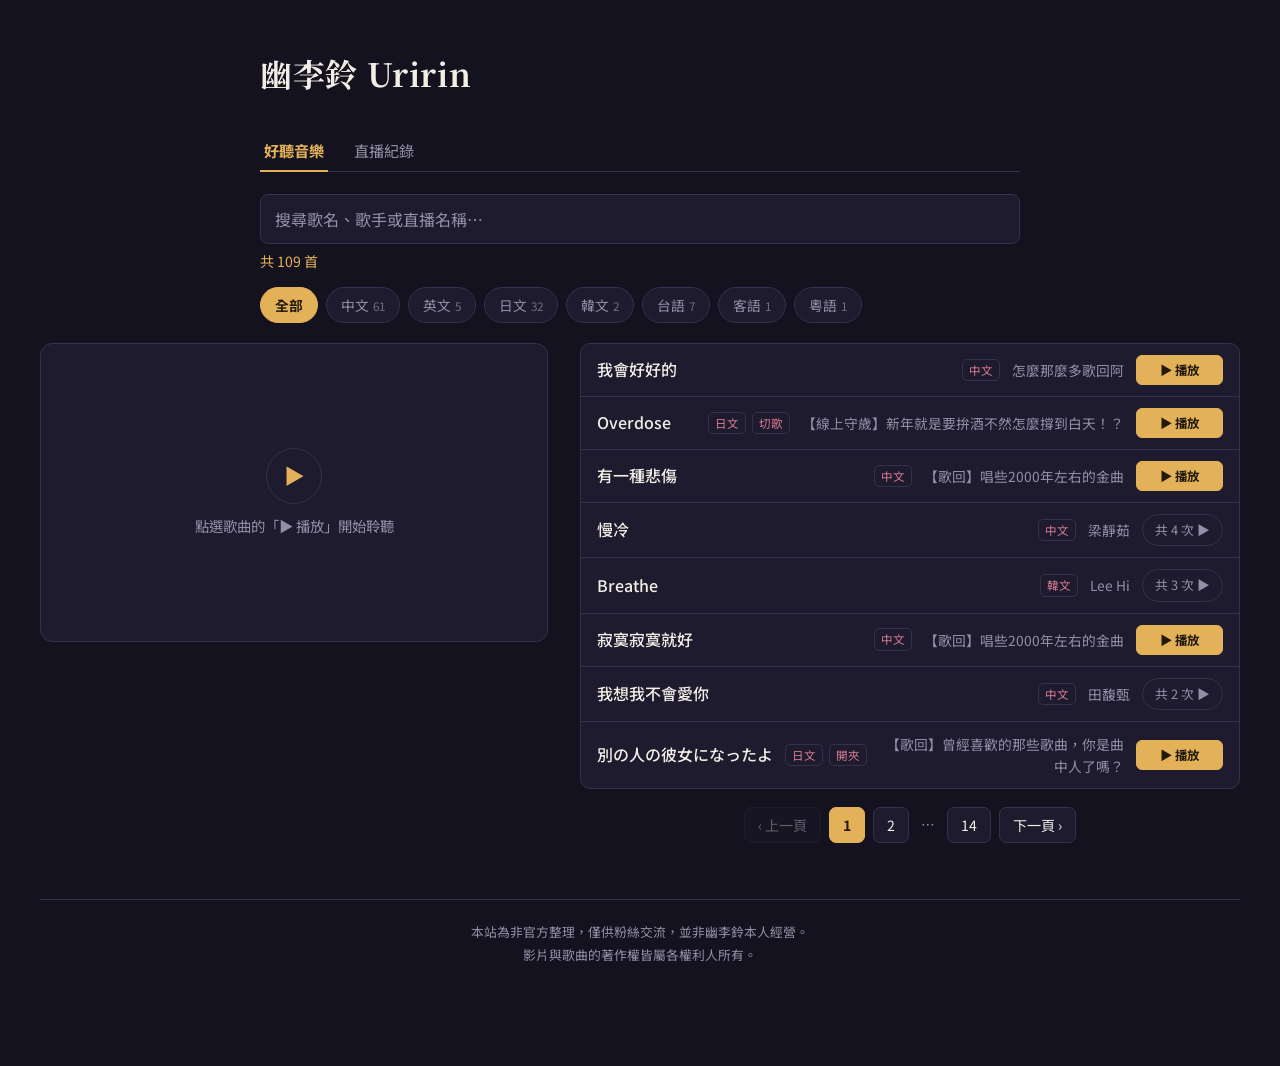
<file: index.html>
<!DOCTYPE html>
<html lang="zh-TW">
<head>
<!-- Google tag (gtag.js) -->
<script async src="https://www.googletagmanager.com/gtag/js?id=G-QP5S6ESL3K"></script>
<script src="ga.js"></script>
<meta charset="UTF-8">
<meta name="viewport" content="width=device-width, initial-scale=1.0">
<meta name="description" content="幽李鈴 Uririn 歌回與直播紀錄（非官方整理）：依語言、年份、月份查找唱過的歌，點了就能直接播放。">
<!-- 分享連結時的預覽卡片（Discord、LINE、X、Facebook 等會讀取這些設定） -->
<meta property="og:type" content="website">
<meta property="og:site_name" content="幽李鈴 Uririn">
<meta property="og:title" content="幽李鈴 Uririn">
<meta property="og:description" content="幽李鈴 Uririn 歌回與直播紀錄（非官方整理）：依語言、年份、月份查找唱過的歌，點了就能直接播放。">
<meta property="og:locale" content="zh_TW">
<meta name="twitter:card" content="summary">
<!--
	要加預覽圖片時：
	1. 準備一張 1200×630 的圖片（例如 og-image.png）上傳到 repo，跟 index.html 放在同一層
	2. 取消下面這行的註解，網址改成圖片的完整網址（要包含 https://）
	3. 上面的 twitter:card 改成 summary_large_image，X 才會顯示大圖
-->
<!-- <meta property="og:image" content="https://shadowgame856-coder.github.io/repo名稱/og-image.png"> -->
<title>幽李鈴 Uririn</title>
<!-- 分頁小圖示：用 SVG 包表情符號，換圖示只要改裡面的 👻 -->
<link rel="icon" href="data:image/svg+xml,<svg xmlns='http://www.w3.org/2000/svg' viewBox='0 0 100 100'><text y='.9em' font-size='90'>👻</text></svg>">
<link rel="preconnect" href="https://fonts.googleapis.com">
<link rel="preconnect" href="https://fonts.gstatic.com" crossorigin>
<link href="https://fonts.googleapis.com/css2?family=Noto+Serif+TC:wght@500;700&family=Noto+Sans+TC:wght@400;500;700&display=swap" rel="stylesheet">
<link rel="stylesheet" href="style.css">
</head>
<body>
<div class="wrap">
	<h1>幽李鈴 Uririn</h1>
	<p class="subtitle"></p>

	<div id="loadingState" class="loading-state">正在讀取資料…</div>
	<div id="errorState" style="display:none;"></div>

	<div id="mainApp" class="layout" style="display:none;">
	<!-- 上方：頁籤、搜尋框、篩選（電腦版橫跨左右兩欄） -->
	<div class="controls">
		<div class="view-tabs">
			<button class="view-tab active" id="tabSongs" onclick="switchView('songs')">好聽音樂</button>
			<button class="view-tab" id="tabStreams" onclick="switchView('streams')">直播紀錄</button>
		</div>

		<div class="stats" id="statsLine"></div>

		<div id="songsControls">
			<div class="searchbar">
				<input type="text" id="searchInput" placeholder="搜尋歌名、歌手或直播名稱…">
				<button type="button" class="search-clear" onclick="clearSearch('searchInput')" aria-label="清除搜尋" title="清除搜尋">✕</button>
			</div>
			<div class="stats" id="songsStatsLine"></div>
			<div class="chip-bar lang-bar" id="langBar"></div>
		</div>

		<div id="streamsControls" style="display:none;">
			<div class="year-pager" id="yearPager"></div>
			<div class="chip-bar month-bar" id="monthBar"></div>
			<div class="searchbar">
				<input type="text" id="streamSearchInput" placeholder="搜尋直播標題、來賓…">
				<button type="button" class="search-clear" onclick="clearSearch('streamSearchInput')" aria-label="清除搜尋" title="清除搜尋">✕</button>
			</div>
			<div class="stats" id="streamsStatsLine"></div>
			<div class="chip-bar" id="streamTagBar"></div>
		</div>
	</div>

	<!-- 左欄：播放器（電腦版固定在左側；手機／平板版播放時變成浮動視窗） -->
	<aside class="player-column">
		<div id="playerPanel" class="player-panel">
			<div class="player-idle">
				<div class="player-idle-icon">▶</div>
				<div>點選歌曲的「▶ 播放」開始聆聽</div>
			</div>
			<div class="player-panel-head">
				<span class="player-panel-title" id="playerPanelTitle"></span>
				<div class="player-panel-actions">
					<!-- 縮小時才出現的播放／暫停（手機／平板） -->
					<button class="btn ghost player-mini-toggle" id="playerMiniToggle" onclick="togglePlayback()" aria-label="暫停"><svg viewBox="0 0 24 24" aria-hidden="true"><rect x="6" y="5" width="4" height="14" rx="1.5" fill="currentColor"/><rect x="14" y="5" width="4" height="14" rx="1.5" fill="currentColor"/></svg></button>
					<!-- 縮小／展開（手機／平板） -->
					<button class="btn ghost player-minimize" id="playerMinimizeBtn" onclick="togglePlayerMinimized()" aria-label="縮小播放器" title="縮小播放器"><svg viewBox="0 0 24 24" aria-hidden="true"><polyline points="6 9 12 15 18 9" fill="none" stroke="currentColor" stroke-width="2.5" stroke-linecap="round" stroke-linejoin="round"/></svg></button>
					<button class="btn ghost" onclick="closePlayer()" aria-label="關閉播放器" title="關閉播放器"><svg viewBox="0 0 24 24" aria-hidden="true"><path d="M6 6l12 12M18 6L6 18" fill="none" stroke="currentColor" stroke-width="2.5" stroke-linecap="round"/></svg></button>
				</div>
			</div>
			<div class="player-frame-wrap">
				<div id="playerHost"></div><!-- 播放器由 JS 依平台建立（YouTube／Twitch 官方播放器 API） -->
			</div>
		</div>
	</aside>

	<!-- 右欄：歌單／直播時間軸 -->
	<main class="content-column">
		<div id="songsView">
			<div id="content"></div>
		</div>
		<div id="streamsView" style="display:none;">
			<div id="streamsContent"></div>
		</div>
	</main>
	</div>

	<!-- 非官方聲明 -->
	<footer class="site-footer">
		<p>本站為非官方整理，僅供粉絲交流，並非幽李鈴本人經營。</p>
		<p>影片與歌曲的著作權皆屬各權利人所有。</p>
	</footer>
</div>

<!-- 回到最上方：往下捲動一段距離後才出現 -->
<button id="backToTop" class="back-to-top" onclick="scrollToTop()" aria-label="回到最上方" title="回到最上方">
	<svg viewBox="0 0 24 24" width="22" height="22" aria-hidden="true">
		<polyline points="5 15 12 8 19 15" fill="none" stroke="currentColor" stroke-width="2.5" stroke-linecap="round" stroke-linejoin="round"/>
	</svg>
</button>

<script>
	// 這個頁面的設定：app.js 會依照這裡的內容顯示名稱、載入資料
	window.SITE_CONFIG = {
		siteTitle: '幽李鈴 Uririn',
		streamerName: '幽李鈴',
		dataPath: 'uririn/',
	};
</script>
<script src="app.js"></script>
<!-- Console 小彩蛋：給打開開發者工具的好奇抹布靈 -->
<script src="easter-egg.js"></script>
</body>
</html>
</file>
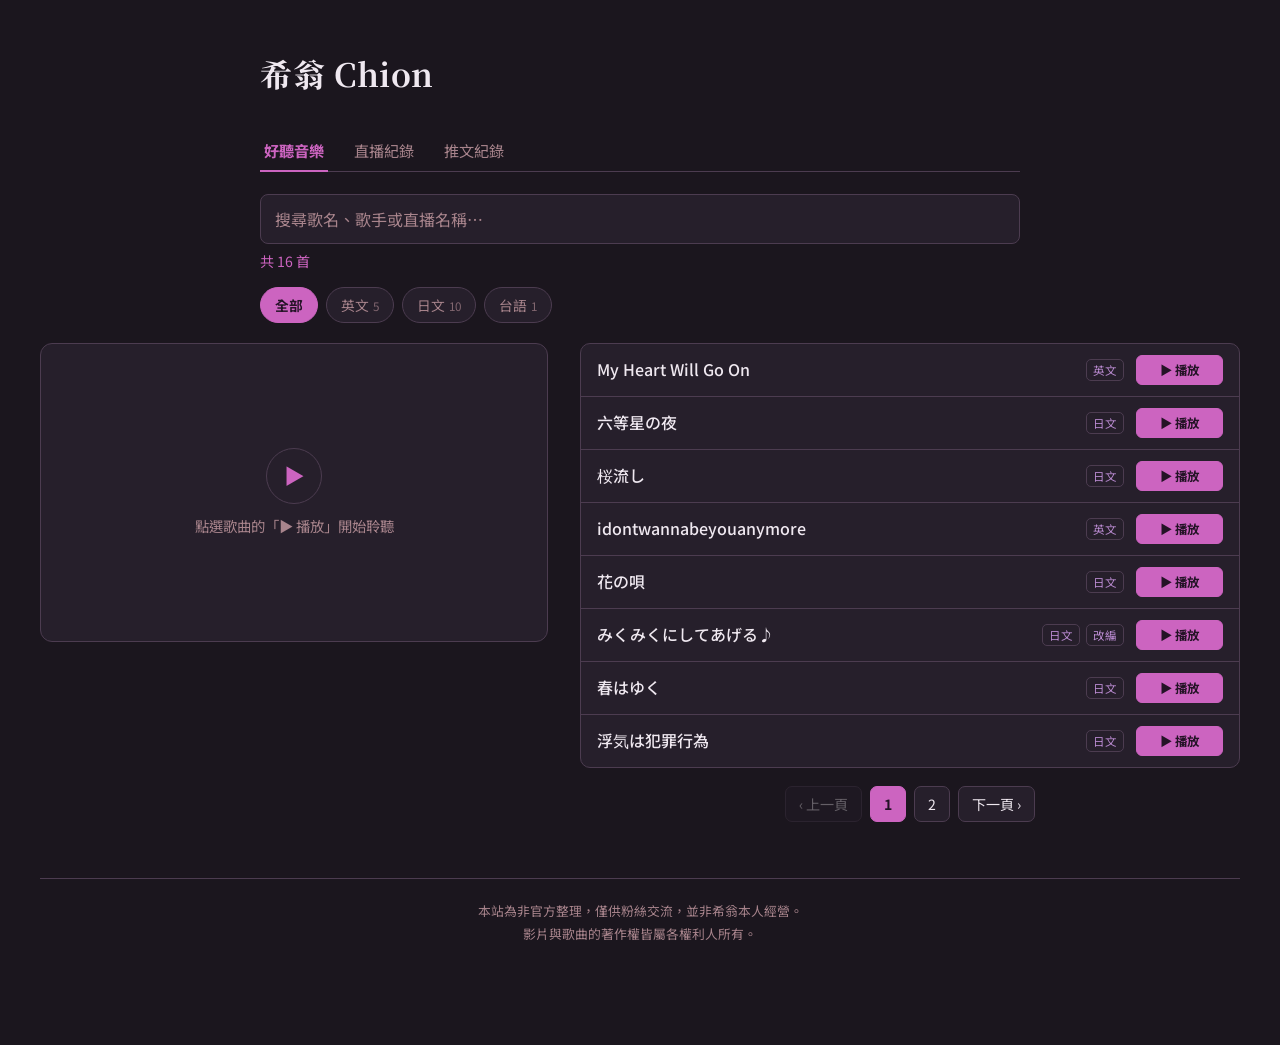
<file: chion.html>
<!DOCTYPE html>
<html lang="zh-TW">
<!-- 希翁的歌單與直播紀錄（隱藏頁面：在幽李鈴的網站輸入暗號後，會在新分頁打開這裡） -->
<head>
<!-- Google tag (gtag.js) -->
<script async src="https://www.googletagmanager.com/gtag/js?id=G-QP5S6ESL3K"></script>
<script src="ga.js"></script>
<meta charset="UTF-8">
<meta name="viewport" content="width=device-width, initial-scale=1.0">
<meta name="description" content="希翁 Chion 歌回與直播紀錄（非官方整理）：依語言、年份、月份查找唱過的歌，點了就能直接播放。">
<!-- 分享連結時的預覽卡片（Discord、LINE、X、Facebook 等會讀取這些設定） -->
<meta property="og:type" content="website">
<meta property="og:site_name" content="希翁 Chion">
<meta property="og:title" content="希翁 Chion">
<meta property="og:description" content="希翁 Chion 歌回與直播紀錄（非官方整理）：依語言、年份、月份查找唱過的歌，點了就能直接播放。">
<meta property="og:locale" content="zh_TW">
<meta name="twitter:card" content="summary">
<!--
	要加預覽圖片時：
	1. 準備一張 1200×630 的圖片（例如 og-image.png）上傳到 repo，跟 index.html 放在同一層
	2. 取消下面這行的註解，網址改成圖片的完整網址（要包含 https://）
	3. 上面的 twitter:card 改成 summary_large_image，X 才會顯示大圖
-->
<!-- <meta property="og:image" content="https://shadowgame856-coder.github.io/repo名稱/og-image.png"> -->
<title>希翁 Chion</title>
<!-- 分頁小圖示：用 SVG 包表情符號，換圖示只要改裡面的 👻 -->
<link rel="icon" href="data:image/svg+xml,<svg xmlns='http://www.w3.org/2000/svg' viewBox='0 0 100 100'><text y='.9em' font-size='90'>💀</text></svg>">
<link rel="preconnect" href="https://fonts.googleapis.com">
<link rel="preconnect" href="https://fonts.gstatic.com" crossorigin>
<link href="https://fonts.googleapis.com/css2?family=Noto+Serif+TC:wght@500;700&family=Noto+Sans+TC:wght@400;500;700&display=swap" rel="stylesheet">
<link rel="stylesheet" href="style.css">
<style>
	/* 希翁的人物配色（取自三視圖的色票：桃紅、紫、深灰紫、灰粉、淡紫灰） */
	:root{
		--bg: #1b161e;
		--surface: #261f2b;
		--surface-2: #31283a;
		--line: #4c3c50;		/* 色票 3 深灰紫 */
		--text: #efe8f0;		/* 色票 5 淡紫灰，調亮 */
		--muted: #a8848c;		/* 色票 4 灰粉 */
		--gold: #cc64c0;		/* 主色：色票 1 桃紅 */
		--rose: #b98ad0;		/* 輔色：色票 2 紫，調亮讓深色背景上的文字看得清楚 */
		--on-accent: #241326;	/* 桃紅、紫色按鈕上的文字 */
	}
</style>
</head>
<body>
<div class="wrap">
	<h1>希翁 Chion</h1>
	<p class="subtitle"></p>

	<div id="loadingState" class="loading-state">正在讀取資料…</div>
	<div id="errorState" style="display:none;"></div>

	<div id="mainApp" class="layout" style="display:none;">
	<!-- 上方：頁籤、搜尋框、篩選（電腦版橫跨左右兩欄） -->
	<div class="controls">
		<div class="view-tabs">
			<button class="view-tab active" id="tabSongs" onclick="switchView('songs')">好聽音樂</button>
			<button class="view-tab" id="tabStreams" onclick="switchView('streams')">直播紀錄</button>
			<button class="view-tab" id="tabTweets" onclick="switchView('tweets')">推文紀錄</button>
		</div>

		<div class="stats" id="statsLine"></div>

		<div id="songsControls">
			<div class="searchbar">
				<input type="text" id="searchInput" placeholder="搜尋歌名、歌手或直播名稱…">
				<button type="button" class="search-clear" onclick="clearSearch('searchInput')" aria-label="清除搜尋" title="清除搜尋">✕</button>
			</div>
			<div class="stats" id="songsStatsLine"></div>
			<div class="chip-bar lang-bar" id="langBar"></div>
		</div>

		<div id="streamsControls" style="display:none;">
			<div class="year-pager" id="yearPager"></div>
			<div class="chip-bar month-bar" id="monthBar"></div>
			<div class="searchbar">
				<input type="text" id="streamSearchInput" placeholder="搜尋直播標題、來賓…">
				<button type="button" class="search-clear" onclick="clearSearch('streamSearchInput')" aria-label="清除搜尋" title="清除搜尋">✕</button>
			</div>
			<div class="stats" id="streamsStatsLine"></div>
			<div class="chip-bar" id="streamTagBar"></div>
		</div>

		<div id="tweetsControls" style="display:none;">
			<div class="year-pager" id="tweetYearPager"></div>
			<div class="chip-bar month-bar" id="tweetMonthBar"></div>
			<div class="searchbar">
				<input type="text" id="tweetSearchInput" placeholder="搜尋推文標題、內容…">
				<button type="button" class="search-clear" onclick="clearSearch('tweetSearchInput')" aria-label="清除搜尋" title="清除搜尋">✕</button>
			</div>
			<div class="stats" id="tweetsStatsLine"></div>
		</div>
	</div>

	<!-- 左欄：播放器（電腦版固定在左側；手機／平板版播放時變成浮動視窗） -->
	<aside class="player-column">
		<div id="playerPanel" class="player-panel">
			<div class="player-idle">
				<div class="player-idle-icon">▶</div>
				<div>點選歌曲的「▶ 播放」開始聆聽</div>
			</div>
			<div class="player-panel-head">
				<span class="player-panel-title" id="playerPanelTitle"></span>
				<div class="player-panel-actions">
					<!-- 縮小時才出現的播放／暫停（手機／平板） -->
					<button class="btn ghost player-mini-toggle" id="playerMiniToggle" onclick="togglePlayback()" aria-label="暫停"><svg viewBox="0 0 24 24" aria-hidden="true"><rect x="6" y="5" width="4" height="14" rx="1.5" fill="currentColor"/><rect x="14" y="5" width="4" height="14" rx="1.5" fill="currentColor"/></svg></button>
					<!-- 縮小／展開（手機／平板） -->
					<button class="btn ghost player-minimize" id="playerMinimizeBtn" onclick="togglePlayerMinimized()" aria-label="縮小播放器" title="縮小播放器"><svg viewBox="0 0 24 24" aria-hidden="true"><polyline points="6 9 12 15 18 9" fill="none" stroke="currentColor" stroke-width="2.5" stroke-linecap="round" stroke-linejoin="round"/></svg></button>
					<button class="btn ghost" onclick="closePlayer()" aria-label="關閉播放器" title="關閉播放器"><svg viewBox="0 0 24 24" aria-hidden="true"><path d="M6 6l12 12M18 6L6 18" fill="none" stroke="currentColor" stroke-width="2.5" stroke-linecap="round"/></svg></button>
				</div>
			</div>
			<div class="player-frame-wrap">
				<div id="playerHost"></div><!-- 播放器由 JS 依平台建立（YouTube／Twitch 官方播放器 API） -->
			</div>
		</div>
	</aside>

	<!-- 右欄：歌單／直播時間軸 -->
	<main class="content-column">
		<div id="songsView">
			<div id="content"></div>
		</div>
		<div id="streamsView" style="display:none;">
			<div id="streamsContent"></div>
		</div>
		<div id="tweetsView" style="display:none;">
			<div id="tweetsContent"></div>
		</div>
	</main>
	</div>

	<!-- 非官方聲明 -->
	<footer class="site-footer">
		<p>本站為非官方整理，僅供粉絲交流，並非希翁本人經營。</p>
		<p>影片與歌曲的著作權皆屬各權利人所有。</p>
	</footer>
</div>

<!-- 回到最上方：往下捲動一段距離後才出現 -->
<button id="backToTop" class="back-to-top" onclick="scrollToTop()" aria-label="回到最上方" title="回到最上方">
	<svg viewBox="0 0 24 24" width="22" height="22" aria-hidden="true">
		<polyline points="5 15 12 8 19 15" fill="none" stroke="currentColor" stroke-width="2.5" stroke-linecap="round" stroke-linejoin="round"/>
	</svg>
</button>

<script>
	// 這個頁面的設定：app.js 會依照這裡的內容顯示名稱、載入資料
	window.SITE_CONFIG = {
		siteTitle: '希翁 Chion',
		streamerName: '希翁',
		dataPath: 'chion/',
		tweets: true,	// 多一個「推文紀錄」頁籤，讀取 chion/tweets.json
	};
</script>
<script src="app.js"></script>
</body>
</html>
</file>
<file: style.css>
/* =========================================================
	幽李鈴 Uririn 歌單網站樣式
	裝置斷點：
		手機  ：寬度 767px 以下
		平板  ：寬度 768px ～ 992px
		電腦  ：寬度 993px 以上
	（JS 裡判斷手機版分頁筆數用的斷點也是 767px，兩邊要一起改）
========================================================= */

:root{
	--bg: #14121f;
	--surface: #1e1b2e;
	--surface-2: #26223a;
	--line: #362f4d;
	--text: #f2eee6;
	--muted: #948fa8;
	--gold: #e3b158;		/* 主色：按鈕、選中狀態、標題 */
	--rose: #d97a93;		/* 輔色：語言標籤、正在播放 */
	--on-accent: #22190a;	/* 主色、輔色按鈕上的文字 */
}
*{box-sizing:border-box;}
html,body{margin:0;padding:0;}
body{
	background:var(--bg);
	color:var(--text);
	font-family:'Noto Sans TC', sans-serif;
	line-height:1.6;
	min-height:100vh;
}
.wrap{
	max-width:760px;
	margin:0 auto;
	padding:48px 20px 100px;
}
h1{
	font-family:'Noto Serif TC', serif;
	font-weight:700; font-size:2rem; margin:0 0 6px; letter-spacing:.02em;
}
.subtitle{ color:var(--muted); font-size:.95rem; margin:0 0 4px; }
.stats{ color:var(--gold); font-size:.88rem; margin-top:6px; }

/* ---------- 頁籤 ---------- */
.view-tabs{ display:flex; gap:8px; margin-top:24px; border-bottom:1px solid var(--line); }
.view-tab{
	background:transparent; border:none; color:var(--muted); font-family:inherit;
	font-size:.95rem; padding:10px 4px; cursor:pointer; position:relative; margin-right:14px;
}
.view-tab:hover{ color:var(--text); }
.view-tab.active{ color:var(--gold); font-weight:700; }
.view-tab.active::after{
	content:''; position:absolute; left:0; right:0; bottom:-1px; height:2px; background:var(--gold);
}

/* ---------- 搜尋框 ---------- */
.searchbar{ margin-top:22px; position:relative; }
/* 搜尋框右邊的「✕」清除按鈕：有輸入文字時才顯示（沒有文字時 placeholder 會顯示，以此判斷） */
.search-clear{
	position:absolute; right:6px; top:50%; transform:translateY(-50%);
	width:32px; height:32px; border:none; border-radius:50%;
	display:flex; align-items:center; justify-content:center;
	background:transparent; color:var(--muted); font-size:.9rem; font-family:inherit; cursor:pointer;
}
.search-clear:hover{ color:var(--text); background:var(--surface-2); }
.searchbar input:placeholder-shown + .search-clear{ display:none; }
.searchbar input{
	width:100%; background:var(--surface); border:1px solid var(--line);
	color:var(--text); border-radius:8px; padding:12px 44px 12px 14px; /* 右邊留空間給清除按鈕 */
	font-size:1rem; font-family:inherit;
}
.searchbar input:focus{ outline:2px solid var(--gold); outline-offset:1px; }
.searchbar input::placeholder{ color:var(--muted); }

/* ---------- 標籤 ---------- */
.chip-bar{ display:flex; flex-wrap:wrap; gap:8px; margin-top:14px; }
.chip{
	background:var(--surface); border:1px solid var(--line); color:var(--muted);
	font-size:.86rem; padding:6px 14px; border-radius:999px; cursor:pointer; font-family:inherit;
}
.chip:hover{ border-color:var(--gold); color:var(--text); }
.chip.active{ background:var(--gold); border-color:var(--gold); color:var(--on-accent); font-weight:700; }

/* ---------- 年份分頁 ---------- */
.year-pager{ display:flex; flex-wrap:wrap; gap:8px; margin-top:22px; }
.year-btn{
	background:var(--surface); border:1px solid var(--line); color:var(--text);
	font-size:1rem; padding:8px 18px; border-radius:8px; cursor:pointer; font-family:inherit; font-weight:500;
}
.year-btn:hover{ border-color:var(--gold); color:var(--gold); }
.year-btn.active{ background:var(--gold); border-color:var(--gold); color:var(--on-accent); font-weight:700; }

/* ---------- 月份篩選（年份按鈕下方） ---------- */
.month-bar{ margin-top:10px; }
.month-bar .chip{ padding:4px 12px; font-size:.82rem; }

/* ---------- 歌曲清單 ---------- */
.song-list{
	margin-top:20px;
	background:var(--surface);
	border:1px solid var(--line);
	border-radius:10px;
	overflow:hidden;
}
/* 垂直置中：副標太長換行時，歌名、標籤、播放按鈕會對齊在中間 */
.song-row{
	display:flex; align-items:center; gap:12px;
	padding:11px 16px; border-bottom:1px solid var(--line);
}
.song-row:last-child{ border-bottom:none; }
/* 歌曲列內的分組容器（.song-main：左邊文字內容、.song-head：歌名＋標籤）：
	電腦／平板版設為 contents（等於沒有這兩層），版面跟原本一樣；手機版另外排版 */
.song-main,
.song-head{ display:contents; }
/* 唱過多次的歌，展開後的區塊 */
.song-group-children{ padding-left:20px; border-left:2px solid var(--line); margin:0 0 8px 20px; }
/*
	歌名優先：空間不夠時歌名不壓縮，由副標讓出空間換行
	歌名只有本身超過一列的一半寬度時才會換行
*/
.song-name{ font-weight:500; flex:1 0 auto; max-width:50%; margin-right:auto; } /* margin-right:auto：後面的標籤、副標、播放按鈕整組靠右 */
.song-sub{ color:var(--muted); font-size:.86rem; flex:0 1 auto; max-width:60%; text-align:right; }
.song-lang-badge{
	color:var(--rose); font-size:.72rem; border:1px solid var(--line); border-radius:5px;
	padding:1px 6px; flex-shrink:0; white-space:nowrap;
}
/* 標籤區不縮小，空間不夠時讓副標換行，標籤才不會被切掉 */
.song-badges{
	display:flex; gap:6px; flex-wrap:nowrap; flex-shrink:0; overflow-x:auto; scrollbar-width:none;
	-ms-overflow-style:none;
}
.song-badges::-webkit-scrollbar{ display:none; }
/*
	播放按鈕依狀態顯示（由 JS 切換 class）：
		一般：▶ 播放
		.is-playing：♪ 正在播放（點了暫停）
		.is-paused：❚❚ 暫停（點了繼續播放）
	三種文字（.btn-label）疊在同一格 Grid 裡，只顯示目前狀態那一種；
	按鈕寬度自動以最寬的文字為準，不管哪種狀態、裝置、字型，寬度都一樣
*/
.song-play-btn{
	display:inline-grid; place-items:center;
	background:var(--gold); color:var(--on-accent); border:1px solid var(--gold); border-radius:6px;
	padding:5px 11px; font-size:.78rem; font-weight:700; cursor:pointer; flex-shrink:0;
	font-family:inherit; white-space:nowrap;
}
.song-play-btn > .btn-label{ grid-area:1 / 1; visibility:hidden; }
.song-play-btn > .btn-label--play{ visibility:visible; }
.song-play-btn.is-playing > .btn-label--play,
.song-play-btn.is-paused > .btn-label--play{ visibility:hidden; }
.song-play-btn.is-playing > .btn-label--playing,
.song-play-btn.is-paused > .btn-label--paused{ visibility:visible; }
.song-play-btn:hover{ filter:brightness(1.08); }
.song-play-btn.is-playing{ background:var(--rose); border-color:var(--rose); color:var(--on-accent); }
.song-play-btn.is-paused{ background:transparent; color:var(--gold); }

/* ---------- 分頁 ---------- */
.pagination{
	display:flex; align-items:center; justify-content:center; gap:8px;
	margin-top:18px; flex-wrap:wrap;
}
.page-btn{
	background:var(--surface); border:1px solid var(--line); color:var(--text);
	border-radius:7px; padding:7px 13px; font-size:.88rem; cursor:pointer; font-family:inherit;
}
.page-btn:hover:not(:disabled){ border-color:var(--gold); color:var(--gold); }
.page-btn.active{ background:var(--gold); border-color:var(--gold); color:var(--on-accent); font-weight:700; }
.page-btn:disabled{ opacity:.35; cursor:default; }
.page-info{ color:var(--muted); font-size:.85rem; margin:0 4px; }

/* ---------- 播放器 ----------
	.is-active：正在播放（JS 在點播放時加上，關閉時移除）
	手機／平板：沒在播放時完全隱藏，播放時變成浮動視窗
	電腦：固定在左欄，沒在播放時顯示提示文字
*/
.player-panel{
	display:none;
	background:var(--surface); border:1px solid var(--gold); border-radius:12px;
	padding:14px;
}
.player-panel.is-active{ display:block; }
.player-idle{ display:none; }
.player-panel-head{
	display:flex; justify-content:space-between; align-items:center; gap:10px; margin-bottom:10px;
}
.player-panel-title{
	color:var(--gold); font-size:.9rem; font-weight:700;
	min-width:0; overflow:hidden; text-overflow:ellipsis; white-space:nowrap;
}
.player-frame-wrap{
	position:relative; width:100%; padding-bottom:56.25%; height:0;
	border-radius:8px; overflow:hidden; background:#000;
}
.player-frame-wrap iframe{
	position:absolute; top:0; left:0; width:100%; height:100%; border:0;
}
/* 時間點提示：播放器沒辦法自動跳到歌曲的時間點時（例如 Ragtag）顯示在左上角，不接收點擊 */
.player-start-hint{
	position:absolute; top:10px; left:10px; z-index:2; pointer-events:none;
	display:flex; flex-direction:column; gap:2px;
	padding:6px 10px; border:1px solid var(--gold); border-radius:8px;
	background:color-mix(in srgb, var(--bg) 88%, transparent); color:var(--gold); font-size:.82rem; line-height:1.4;
}
.player-start-hint span{ color:var(--muted); font-size:.75rem; }
.player-start-hint[hidden]{ display:none; }
.btn.ghost{
	background:transparent; border:1px solid var(--line); color:var(--muted);
	border-radius:6px; padding:6px 10px; font-size:.8rem; cursor:pointer; font-family:inherit;
	flex-shrink:0;
}
/* 滑鼠移入效果只在有滑鼠的裝置上出現；手機點一下後不會一直卡在粉紅色 */
@media (hover:hover){
	.btn.ghost:hover{ color:var(--rose); border-color:var(--rose); }
}
.player-panel-actions{ display:flex; gap:6px; flex-shrink:0; }
.player-panel-actions .btn{ display:inline-flex; align-items:center; justify-content:center; }
.player-panel-actions .btn svg{ width:16px; height:16px; } /* 電腦版只有關閉按鈕 */
/* 縮小、縮小時的播放／暫停：預設隱藏，只在手機／平板顯示（見下方 max-width:992px）
	要寫在上一條 .btn 規則之後、而且選擇器一樣具體，才蓋得過上面的 display:inline-flex */
.player-panel-actions .player-minimize,
.player-panel-actions .player-mini-toggle{ display:none; }

/* ---------- 直播紀錄時間軸 ---------- */
.stream-timeline{
	position:relative; margin-top:24px; padding-left:26px; border-left:2px solid var(--line);
}
.stream-block{ position:relative; margin-bottom:36px; }
.stream-block::before{
	content:''; position:absolute; left:-32px; top:6px;
	width:11px; height:11px; border-radius:50%; background:var(--gold);
	box-shadow:0 0 0 4px var(--bg);
}
.stream-block-date{ color:var(--gold); font-size:.85rem; font-weight:700; letter-spacing:.04em; }
.stream-block-title{
	font-family:'Noto Serif TC', serif; font-weight:700; font-size:1.1rem; margin:2px 0 8px;
}
.stream-block-title a{ color:var(--text); text-decoration:none; border-bottom:1px solid var(--gold); }
.stream-block-title a:hover{ color:var(--gold); }
.stream-tags-row{ display:flex; flex-wrap:wrap; gap:6px; margin-bottom:10px; }
.stream-tags-row .chip{ padding:3px 10px; font-size:.78rem; }
/* 直播卡片的「在 ○○ 家」「來賓」：跟歌曲副標分開，不限制寬度，名單長時才會換行 */
.stream-meta{ color:var(--muted); font-size:.86rem; }

/* ---------- 回到最上方按鈕 ----------
	.is-visible：往下捲超過一段距離時由 JS 加上
	手機／平板播放器開著時，按鈕會移到播放器上方（見下方各裝置的 media query）
*/
.back-to-top{
	position:fixed; right:24px; bottom:24px; z-index:60;
	width:44px; height:44px; border-radius:50%;
	background:var(--surface); border:1px solid var(--line); color:var(--gold);
	display:flex; align-items:center; justify-content:center; padding:0; /* 讓 SVG 箭頭置中 */
	cursor:pointer;
	box-shadow:0 6px 18px rgba(0,0,0,.45);
	opacity:0; visibility:hidden; transform:translateY(8px);
	transition:opacity .2s, transform .2s, visibility .2s;
}
.back-to-top.is-visible{ opacity:1; visibility:visible; transform:none; }
.back-to-top:hover{ border-color:var(--gold); }

/* ---------- 鍵盤操作 ----------
	用鍵盤（Tab）選到時顯示金色外框；滑鼠點擊時不會出現
*/
.chip:focus-visible,
.year-btn:focus-visible,
.view-tab:focus-visible,
.page-btn:focus-visible,
.song-play-btn:focus-visible,
.btn:focus-visible,
.search-clear:focus-visible,
.back-to-top:focus-visible,
[role="button"]:focus-visible{ outline:2px solid var(--gold); outline-offset:2px; }
/* 歌曲列在有圓角裁切的清單裡，外框改畫在內側才不會被切掉 */
.song-row[role="button"]:focus-visible{ outline-offset:-2px; }

/* ---------- 推文小卡（直播紀錄的來源是推文、而且有填 description 時） ----------
	顏色都用頁面的主題變數，在幽李鈴、希翁的頁面會各自套用自己的配色
*/
.tweet-card{
	max-width:560px; margin:2px 0 10px; padding:10px 14px 12px;
	background:var(--surface); border:1px solid var(--line); border-radius:8px;
}
.tweet-card a{ color:var(--gold); text-decoration:none; }
@media (hover:hover){ .tweet-card a:hover{ text-decoration:underline; } }
.tweet-card-title{ display:inline-block; font-weight:700; font-size:.95rem; }
.tweet-card-text{
	margin-top:8px; color:var(--text); font-size:.9rem; line-height:1.6;
	white-space:pre-wrap; word-break:break-word; /* 保留換行；很長的網址會自動斷行 */
}

/* ---------- 頁面最下方的非官方聲明 ---------- */
.site-footer{
	margin-top:56px; padding-top:20px; border-top:1px solid var(--line);
	color:var(--muted); font-size:.8rem; line-height:1.8; text-align:center;
}
.site-footer p{ margin:0; }

/* ---------- 狀態訊息 ---------- */
.empty-state{ text-align:center; padding:60px 20px; color:var(--muted); }
.empty-state .big{
	font-family:'Noto Serif TC', serif; font-size:1.25rem; color:var(--text); margin-bottom:8px;
}
.loading-state{ text-align:center; padding:80px 20px; color:var(--muted); }
.error-state{
	background:#3a1f24; border:1px solid var(--rose); color:var(--text);
	border-radius:10px; padding:20px; margin-top:24px; font-size:.9rem; line-height:1.8;
}
.error-state code{ background:var(--surface-2); padding:2px 6px; border-radius:4px; font-size:.85em; }


/* =========================================================
	手機：767px 以下
	- 歌曲列改成上下堆疊
	- 播放器固定在畫面底部（浮動視窗）
========================================================= */
@media (max-width:767px){
	.wrap{ padding:32px 14px 80px; }
	.song-row{ flex-direction:column; align-items:flex-start; gap:4px; padding:11px 12px; } /* 左右內距縮小，多留空間給歌名 */
	.song-sub{ max-width:100%; text-align:left; }
	.song-name{ max-width:100%; }
	.song-badges{ max-width:100%; } /* 手機版標籤太多時可以左右滑動 */
	/* 語言、月份按鈕不換行，改成左右滑動，避免擠成好幾排 */
	.lang-bar,
	.month-bar{
		flex-wrap:nowrap; overflow-x:auto;
		scrollbar-width:none; -ms-overflow-style:none;
	}
	.lang-bar::-webkit-scrollbar,
	.month-bar::-webkit-scrollbar{ display:none; }
	.lang-bar .chip,
	.month-bar .chip{ flex-shrink:0; }

	/* ---------- 歌曲列 ----------
		song-row--single：好聽音樂只唱過一次的歌
		song-row--stream：直播紀錄展開後的歌曲（排法跟 single 相同）
		song-row--group：好聽音樂唱過多次的歌（收合列）
		song-row--child：好聽音樂唱過多次的歌，展開後的每一筆
	*/
	/*
		歌名＋標籤排在同一行：歌名優先完整顯示
		空間不夠時先由標籤讓出空間（變成左右滑動），標籤區至少保留約一個標籤的寬度，真的還不夠歌名才換行
		align-items:baseline：歌名換行時，標籤跟歌名第一行對齊
	*/
	.song-row--single .song-head,
	.song-row--stream .song-head,
	.song-row--group .song-head{
		display:flex; align-items:baseline; gap:8px; min-width:0;
	}
	.song-row--single .song-name,
	.song-row--stream .song-name,
	.song-row--group .song-name{ flex:0 1 auto; min-width:0; max-width:none; margin-right:0; }
	.song-row--single .song-badges,
	.song-row--stream .song-badges,
	.song-row--group .song-badges{ flex:0 10000 auto; min-width:3em; } /* 10000：壓縮時標籤遠比歌名先讓出空間 */

	/*
		只唱過一次、展開後的每一筆：Grid 兩欄，左邊文字內容、右邊播放按鈕
		左邊內容整組垂直置中，不管一行或兩行都會跟播放按鈕對齊
	*/
	.song-row--single,
	.song-row--stream,
	.song-row--child{
		display:grid;
		grid-template-columns:minmax(0, 1fr) auto;
		column-gap:12px;
		align-items:center;
	}
	.song-row--single .song-main,
	.song-row--stream .song-main,
	.song-row--child .song-main{
		display:flex; flex-direction:column; gap:4px; min-width:0;
	}

	/* 只唱過一次、直播紀錄的歌曲：上排歌名＋標籤、下排副標（照 HTML 順序即可） */

	/* 展開後的每一筆：不顯示歌名（收合列已經有），上排副標、下排標籤 */
	.song-row--child .song-name{ display:none; }
	.song-row--child .song-head{ display:flex; min-width:0; }
	.song-row--child .song-head:not(:has(.song-lang-badge)){ display:none; } /* 沒有標籤時整行隱藏，不佔間距 */
	.song-row--child .song-sub{ order:-1; }
	.song-group-children{ padding-left:12px; margin-left:12px; }

	/*
		唱過多次（收合列）：跟只唱過一次的歌排法一致
		左邊上排歌名＋標籤、下排原唱，右邊「共 X 次」跨兩行垂直置中
	*/
	.song-row--group{
		display:grid;
		grid-template-columns:minmax(0, 1fr) auto;
		grid-template-areas:"head chip" "sub chip";
		column-gap:12px; row-gap:0;
		align-items:center;
	}
	.song-row--group .song-head{ grid-area:head; }
	/* 原唱：間距用 margin，沒有原唱時整行隱藏、不會留下空隙影響置中 */
	.song-row--group .song-sub{ grid-area:sub; max-width:100%; text-align:left; margin-top:4px; }
	.song-row--group .song-sub:empty{ display:none; }
	.song-row--group .chip{ grid-area:chip; }

	/* 播放按鈕加大，方便手指點（至少 44px 高） */
	.song-play-btn{ min-height:44px; padding:8px 12px; font-size:.86rem; }

	.player-panel.is-active{
		position:fixed; z-index:50;
		left:8px; right:8px; bottom:8px;
		padding:10px;
		box-shadow:0 -6px 24px rgba(0,0,0,.55);
	}
	.player-panel-head{ margin-bottom:8px; }
	.player-panel-actions .btn{ min-width:40px; min-height:40px; } /* 標題列按鈕加大，方便手指點 */
	/* 播放器開著時，頁面底部留出播放器的高度，最後幾首歌才不會被擋住 */
	body.player-open .wrap{ padding-bottom:calc((100vw - 36px) * .5625 + 90px); }
	.back-to-top{ right:16px; bottom:16px; }
	body.player-open .back-to-top{ bottom:calc((100vw - 36px) * .5625 + 86px); } /* 播放器上方 */
}


/* =========================================================
	手機＋平板：992px 以下（播放器都是浮動視窗）
	- 播放器可以縮小成只剩標題列，方便一邊找歌一邊聽
========================================================= */
@media (max-width:992px){
	.player-panel-actions .player-minimize{ display:inline-flex; }
	.player-panel-actions .btn svg{ width:22px; height:22px; } /* 手機／平板的標題列圖示放大 */
	/* 縮小時影片移到畫面外繼續播放（不能用 display:none，部分瀏覽器會停止播放） */
	.player-panel.is-minimized .player-frame-wrap{
		position:fixed; left:-10000px; top:0;
		width:320px; height:180px; padding-bottom:0;
	}
	.player-panel.is-minimized .player-panel-head{ margin-bottom:0; }
	.player-panel.is-minimized .player-mini-toggle{ display:inline-flex; }
	.player-mini-toggle.is-unavailable{ display:none !important; }
	/* 播放器開著時，聲明可以被播放器蓋住：往上拉回聲明自己的高度，捲到最底時播放器正上方就是分頁按鈕 */
	body.player-open .site-footer{ margin-bottom:calc(-1 * var(--footer-h, 0px)); }
	/* 縮小後只剩標題列，頁面底部跟回到最上方按鈕不用再讓出整個播放器的高度 */
	body.player-open.player-minimized .wrap{ padding-bottom:100px; }
	body.player-open.player-minimized .back-to-top{ bottom:88px; }
}


/* =========================================================
	平板：768px ～ 992px
	- 單欄歌單
	- 播放器變成右下角浮動小視窗
========================================================= */
@media (min-width:768px) and (max-width:992px){
	:root{
		/*
			浮動播放器寬度：最寬 400px；畫面很矮時（例如手機橫拿）依高度縮小，
			讓播放器最多約佔畫面高度的一半，最窄 220px
		*/
		--float-player-w:max(220px, min(400px, calc((50vh - 76px) * 16 / 9 + 30px)));
		/* 浮動播放器高度：影片 16:9 ＋ 標題列與內距約 76px */
		--float-player-h:calc((var(--float-player-w) - 30px) * 9 / 16 + 76px);
	}
	.player-panel.is-active{
		position:fixed; z-index:50;
		right:20px; bottom:20px;
		width:var(--float-player-w);
		box-shadow:0 10px 30px rgba(0,0,0,.55);
	}
	body.player-open .wrap{ padding-bottom:calc(var(--float-player-h) + 40px); }
	body.player-open .back-to-top{ right:20px; bottom:calc(var(--float-player-h) + 40px); } /* 右下角播放器上方 */
}


/* =========================================================
	電腦：993px 以上
	- 上方：標題、頁籤、搜尋框、篩選，整塊置中
	- 下方左右兩欄：左邊播放器（捲動時固定在畫面上）、右邊歌單，兩者頂端對齊
	- 播放器跟著畫面寬度放大，但高度不超過畫面
	- 只保留清單下方的分頁（電腦版清單不長，上方那組拿掉）
	- 沒在播放時，播放器位置顯示提示文字
========================================================= */
@media (min-width:993px){
	.wrap{ max-width:none; padding:48px 40px 100px; } /* 不設寬度上限，多出來的空間都給播放器 */
	.layout{
		display:grid;
		/* 右欄歌單：約佔 55% 寬，最窄 480px、最寬 760px；剩下的空間都給左欄播放器 */
		grid-template-columns:minmax(0, 1fr) clamp(480px, 55%, 760px);
		grid-template-areas:
			"controls controls"
			"player content";
		column-gap:32px;
		align-items:start;
	}
	/* 標題、頁籤、搜尋框、統計、快捷標籤：整塊置中，寬 760px，裡面的內容維持靠左 */
	.wrap > h1,
	.wrap > .subtitle,
	.controls{
		width:100%; max-width:760px;
		margin-left:auto; margin-right:auto;
	}
	.controls{ grid-area:controls; }
	.content-column{ grid-area:content; min-width:0; }
	.player-column{
		grid-area:player;
		position:sticky; top:24px;
		margin-top:20px; /* 跟右欄歌單的上緣對齊 */
	}
	.pagination-top{ display:none; }

	/*
		推文紀錄（.view-tweets）：沒有影片可以播，不顯示播放器，時間軸置中
		如果切過來之前正在播歌，播放器暫時變成右下角的浮動小視窗、繼續播放（同一個播放器搬位置，不會中斷）
	*/
	.layout.view-tweets{
		grid-template-columns:minmax(0, 760px);
		grid-template-areas:"controls" "content";
		justify-content:center;
	}
	.layout.view-tweets .player-column{ display:contents; }
	.layout.view-tweets .player-panel:not(.is-active){ display:none; }
	.layout.view-tweets .player-panel.is-active{
		position:fixed; z-index:50; right:20px; bottom:20px;
		width:400px; max-width:none; margin:0;
		box-shadow:0 10px 30px rgba(0,0,0,.55);
	}
	/* 播放器浮動在右下角時，回到最上方按鈕移到播放器上方（播放器高度：影片 16:9 ＋ 標題列與內距約 76px） */
	body.view-tweets.player-open .back-to-top{ right:20px; bottom:calc((400px - 30px) * 9 / 16 + 76px + 40px); }

	.player-panel{
		display:block;
		margin-left:auto; /* 播放器被高度限制而變窄時，靠右貼近歌單 */
		/*
			依畫面高度限制寬度，讓剛打開頁面時整個播放器（含標題列）就能完整顯示在畫面內
			--player-top：播放器上緣在頁面中的位置，由 JS 量測（上方標題、頁籤、標籤區的高度會影響）
			104px：播放器標題列與內距約 80px ＋ 下方保留 24px
			max(400px, …)：視窗很矮時至少保留 400px 寬，避免播放器被壓得太小
			（這時剛打開頁面底部會稍微超出，往下捲動後播放器會固定在畫面上完整顯示）
		*/
		max-width:max(400px, calc((100vh - var(--player-top, 340px) - 104px) * 16 / 9 + 30px));
	}
	.player-panel:not(.is-active) .player-panel-head,
	.player-panel:not(.is-active) .player-frame-wrap{ display:none; }
	.player-panel:not(.is-active){ border-color:var(--line); }
	.player-panel:not(.is-active) .player-idle{
		display:flex; flex-direction:column; align-items:center; justify-content:center; gap:10px;
		aspect-ratio:16 / 9;
		color:var(--muted); font-size:.9rem; text-align:center;
	}
	.player-idle-icon{
		width:56px; height:56px; border-radius:50%;
		display:flex; align-items:center; justify-content:center;
		border:1px solid var(--line); color:var(--gold); font-size:1.3rem;
	}
}
</file>
